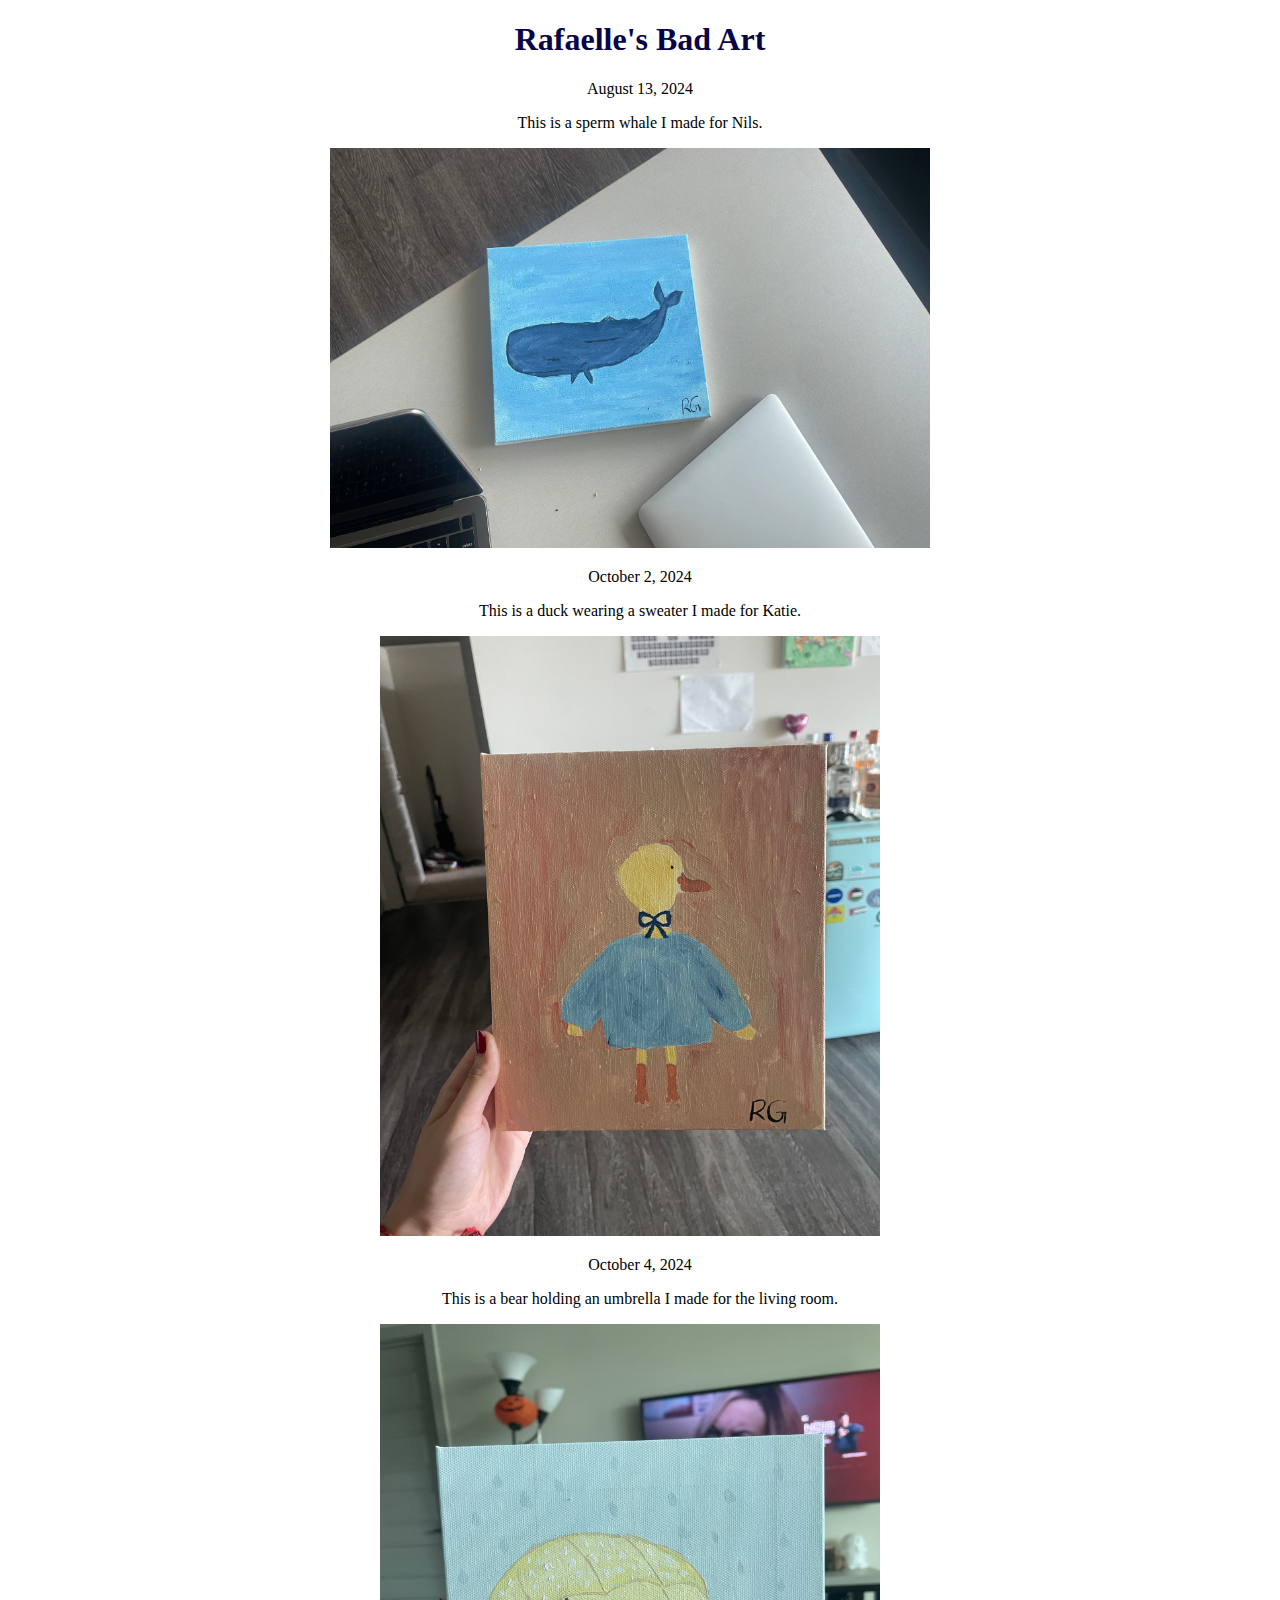
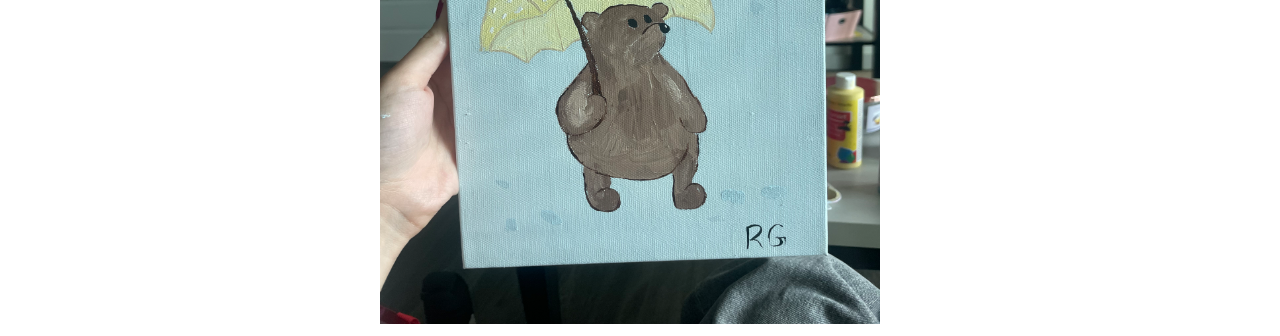
<file: index.html>
<!DOCTYPE html>


<html>
  <head>
    <title>Rafaelle Geday</title>
    <link rel="stylesheet" type="text/css" href="art.css" />
  </head>
  <body bgcolor="#FFFFFF">
      </a>
    </div>
    <div>
      <h1 id="name-title">Rafaelle's Bad Art
      </h1>
      <div>
        <center>
          <p id="text-one">
            August 13, 2024
          </p>
          <p id="text-one">
            This is a sperm whale I made for Nils.
          </p>
        </center>
      </div>
    </div>
      <center>
        <img class="art" src="nilswhale.png"/> 
      </center>
      <div>
        <center>
          <p id="text-one">
            October 2, 2024
          </p>
          <p id="text-one">
            This is a duck wearing a sweater I made for Katie.
          </p>
        </center>
      </div>
    
    </div>
    <center>
      <img class="katie" src="katieduck.jpeg"/> 
    </center>
    <div>
      <div>
        <center>
          <p id="text-one">
            October 4, 2024
          </p>
          <p id="text-one">
            This is a bear holding an umbrella I made for the living room.
          </p>
        </center>
      </div
      </div>
    <center>
      <img class="livingroom" src="bearpainting.jpeg"/> 
    </center>
    <div>
    <div>
    </div>
    </div>
      </div>
  </body>
</html>
</file>
<file: art.css>
/* YOUR STYLES HERE */

body {
    font-family: Arial, Helvetica, sans-serif;
}

#menu {
    padding: 5px 10px;
    display: flex;
    align-items: center;
}

.menu-item {
    font-size: 14px;
    color: black;
    margin: 0px 10px;
    text-decoration: none;
}

.menu-item:hover {
    text-decoration: underline;
}

#profile-pic {
    height: 32px;
    width: 32px;
    border-radius: 16px;
}

#profile-pic:hover {
    box-shadow: 0px 0px 5px #C2C2C2;
}

#store-link {
    margin-right: auto;
}

#search {
    margin-top: 120px;
    text-align: center;
}

#main-logo {
    width: 270px;
}

#search-bar {
    height: 34px;
    font-size: 17px;
    border-radius: 17px;

    border: 1px solid #c2c2c2;
    width: 90%;
    max-width: 500px;
    padding-left: 20px;
    padding-right: 20px;
    margin-top: 30px;
}

#search-bar:hover,
#search-bar:focus {
    box-shadow: 0px 0px 5px #C2C2C2;
}

#search-buttons {
    display: flex;
    justify-content: center;
    margin-top: 20px;
}

.search-button{
    margin: 8px;
    padding: 8px 15px;
    cursor: pointer;

    background-color: #f8f9fa;
    border: 1px solid #4b4b4b;
    border-radius: 4px;
    font-size: 14px
}

.search-button:hover {
    box-shadow: 0px 0px 5px #C2C2C2;
}

#name-title {
    text-align:center;
    font-family: 'Times New Roman', Times, serif;
    color: #090446;
}

.art {
    height: 400px;
    width: 600px;
    margin-right: 20px;
}

.katie {
    height: 600px;
    width: 500px;
    margin-right: 20px;
}

.livingroom {
    height: 600px;
    width: 500px;
    margin-right: 20px;
}


#google-icon:hover{
    box-shadow: 0px 0px 5px;
}

#text-one {
    font-family: serif;
    color: black;
}


.links:hover {
    text-decoration: underline;
}

#line {
    color: black;
}
</file>
